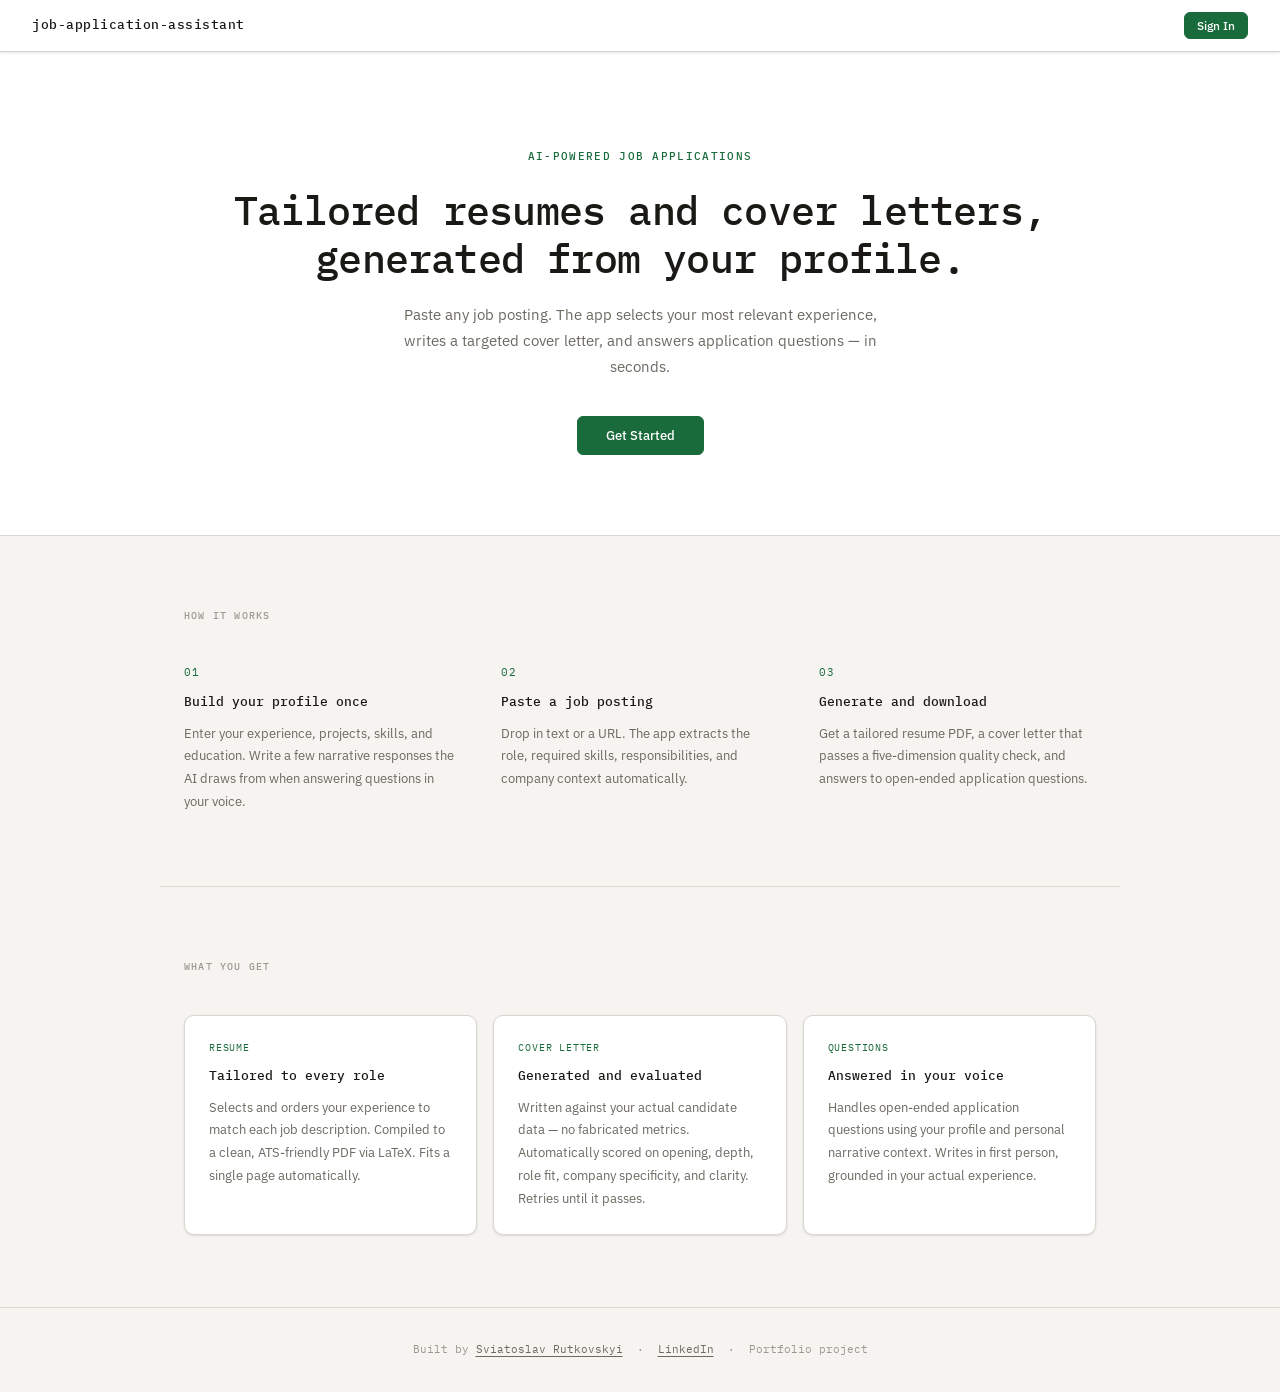
<file: frontend/landing.html>
<!doctype html>
<html lang="en">
  <head>
    <meta charset="UTF-8" />
    <meta name="viewport" content="width=device-width, initial-scale=1.0" />
    <title>Job Application Assistant</title>
    <link rel="preconnect" href="https://fonts.googleapis.com" />
    <link
      rel="apple-touch-icon"
      sizes="180x180"
      href="/frontend/img/apple-touch-icon.png"
    />
    <link
      rel="icon"
      type="image/png"
      sizes="32x32"
      href="/frontend/img/favicon-32x32.png"
    />
    <link
      rel="icon"
      type="image/png"
      sizes="16x16"
      href="/frontend/img/favicon-16x16.png"
    />
    <link rel="manifest" href="/frontend/img/site.webmanifest" />
    <link
      href="https://fonts.googleapis.com/css2?family=IBM+Plex+Mono:wght@400;500&family=IBM+Plex+Sans:wght@400;500;600&display=swap"
      rel="stylesheet"
    />
    <link rel="stylesheet" href="/frontend/style.css" />
    <script src="/frontend/auth.js"></script>
    <style>
      .landing-header {
        background: var(--surface);
        border-bottom: 1px solid var(--border);
        padding: 0 32px;
        height: 52px;
        display: flex;
        align-items: center;
        justify-content: space-between;
        position: sticky;
        top: 0;
        z-index: 100;
        box-shadow: var(--shadow);
      }

      .landing-hero {
        padding: 96px 24px 80px;
        text-align: center;
        border-bottom: 1px solid var(--border);
        background: var(--surface);
      }

      .hero-label {
        font-family: var(--mono);
        font-size: 11px;
        font-weight: 500;
        letter-spacing: 0.12em;
        text-transform: uppercase;
        color: var(--accent);
        margin-bottom: 20px;
      }

      .hero-title {
        font-family: var(--mono);
        font-size: clamp(24px, 4vw, 40px);
        font-weight: 500;
        color: var(--text);
        letter-spacing: -0.02em;
        line-height: 1.2;
        margin-bottom: 20px;
      }

      .hero-sub {
        font-family: var(--sans);
        font-size: 15px;
        color: var(--text-2);
        max-width: 480px;
        margin: 0 auto 36px;
        line-height: 1.75;
      }

      .hero-cta {
        display: flex;
        gap: 12px;
        justify-content: center;
        flex-wrap: wrap;
      }

      .hero-cta .btn {
        padding: 10px 28px;
        font-size: 13px;
      }

      .landing-section {
        max-width: 960px;
        margin: 0 auto;
        padding: 72px 24px;
        border-bottom: 1px solid var(--border);
      }

      .landing-section:last-of-type {
        border-bottom: none;
      }

      .landing-section-label {
        font-family: var(--mono);
        font-size: 10px;
        font-weight: 500;
        letter-spacing: 0.12em;
        text-transform: uppercase;
        color: var(--text-3);
        margin-bottom: 40px;
      }

      .landing-steps {
        display: grid;
        grid-template-columns: repeat(3, 1fr);
        gap: 40px;
      }

      .landing-step {
        display: flex;
        flex-direction: column;
        gap: 10px;
      }

      .step-num {
        font-family: var(--mono);
        font-size: 11px;
        letter-spacing: 0.08em;
        color: var(--accent);
      }

      .step-title {
        font-family: var(--mono);
        font-size: 13px;
        font-weight: 500;
        color: var(--text);
      }

      .step-desc {
        font-family: var(--sans);
        font-size: 13px;
        color: var(--text-2);
        line-height: 1.75;
      }

      .landing-features {
        display: grid;
        grid-template-columns: repeat(3, 1fr);
        gap: 16px;
      }

      .landing-feature {
        background: var(--surface);
        border: 1px solid var(--border);
        border-radius: var(--radius-lg);
        padding: 24px;
        box-shadow: var(--shadow);
      }

      .feature-tag {
        font-family: var(--mono);
        font-size: 10px;
        letter-spacing: 0.08em;
        text-transform: uppercase;
        color: var(--accent);
        margin-bottom: 10px;
      }

      .feature-title {
        font-family: var(--mono);
        font-size: 13px;
        font-weight: 500;
        color: var(--text);
        margin-bottom: 10px;
      }

      .feature-desc {
        font-family: var(--sans);
        font-size: 13px;
        color: var(--text-2);
        line-height: 1.75;
      }

      .landing-footer {
        padding: 32px 24px;
        text-align: center;
        font-family: var(--mono);
        font-size: 11px;
        color: var(--text-3);
        line-height: 1.8;
        border-top: 1px solid var(--border);
      }

      .landing-footer a {
        color: var(--text-2);
        text-decoration: underline;
        text-underline-offset: 3px;
      }

      .landing-footer a:hover {
        color: var(--text);
      }

      @media (max-width: 680px) {
        .landing-steps,
        .landing-features {
          grid-template-columns: 1fr;
          gap: 24px;
        }
        .landing-hero {
          padding: 64px 24px 56px;
        }
      }
    </style>
  </head>
  <body>
    <header class="landing-header">
      <span class="header-title">job-application-assistant</span>
      <button class="btn btn-primary btn-sm" onclick="signIn()">Sign In</button>
    </header>

    <!-- Hero -->
    <section class="landing-hero">
      <div class="hero-label">AI-powered job applications</div>
      <h1 class="hero-title">
        Tailored resumes and cover letters,<br />
        generated from your profile.
      </h1>
      <p class="hero-sub">
        Paste any job posting. The app selects your most relevant experience,
        writes a targeted cover letter, and answers application questions — in
        seconds.
      </p>
      <div class="hero-cta">
        <button class="btn btn-primary" onclick="signIn()">Get Started</button>
      </div>
    </section>

    <!-- How it works -->
    <section class="landing-section">
      <div class="landing-section-label">How it works</div>
      <div class="landing-steps">
        <div class="landing-step">
          <span class="step-num">01</span>
          <span class="step-title">Build your profile once</span>
          <span class="step-desc">
            Enter your experience, projects, skills, and education. Write a few
            narrative responses the AI draws from when answering questions in
            your voice.
          </span>
        </div>
        <div class="landing-step">
          <span class="step-num">02</span>
          <span class="step-title">Paste a job posting</span>
          <span class="step-desc">
            Drop in text or a URL. The app extracts the role, required skills,
            responsibilities, and company context automatically.
          </span>
        </div>
        <div class="landing-step">
          <span class="step-num">03</span>
          <span class="step-title">Generate and download</span>
          <span class="step-desc">
            Get a tailored resume PDF, a cover letter that passes a
            five-dimension quality check, and answers to open-ended application
            questions.
          </span>
        </div>
      </div>
    </section>

    <!-- Features -->
    <section class="landing-section">
      <div class="landing-section-label">What you get</div>
      <div class="landing-features">
        <div class="landing-feature">
          <div class="feature-tag">Resume</div>
          <div class="feature-title">Tailored to every role</div>
          <div class="feature-desc">
            Selects and orders your experience to match each job description.
            Compiled to a clean, ATS-friendly PDF via LaTeX. Fits a single page
            automatically.
          </div>
        </div>
        <div class="landing-feature">
          <div class="feature-tag">Cover Letter</div>
          <div class="feature-title">Generated and evaluated</div>
          <div class="feature-desc">
            Written against your actual candidate data — no fabricated metrics.
            Automatically scored on opening, depth, role fit, company
            specificity, and clarity. Retries until it passes.
          </div>
        </div>
        <div class="landing-feature">
          <div class="feature-tag">Questions</div>
          <div class="feature-title">Answered in your voice</div>
          <div class="feature-desc">
            Handles open-ended application questions using your profile and
            personal narrative context. Writes in first person, grounded in your
            actual experience.
          </div>
        </div>
      </div>
    </section>

    <footer class="landing-footer">
      Built by
      <a
        href="https://github.com/SviatoslavRutkovskyi"
        target="_blank"
        rel="noopener"
        >Sviatoslav Rutkovskyi</a
      >
      &nbsp;·&nbsp;
      <a
        href="https://www.linkedin.com/in/sviatoslav-rutkovskyi/"
        target="_blank"
        rel="noopener"
        >LinkedIn</a
      >
      &nbsp;·&nbsp; Portfolio project
    </footer>
  </body>
</html>
</file>
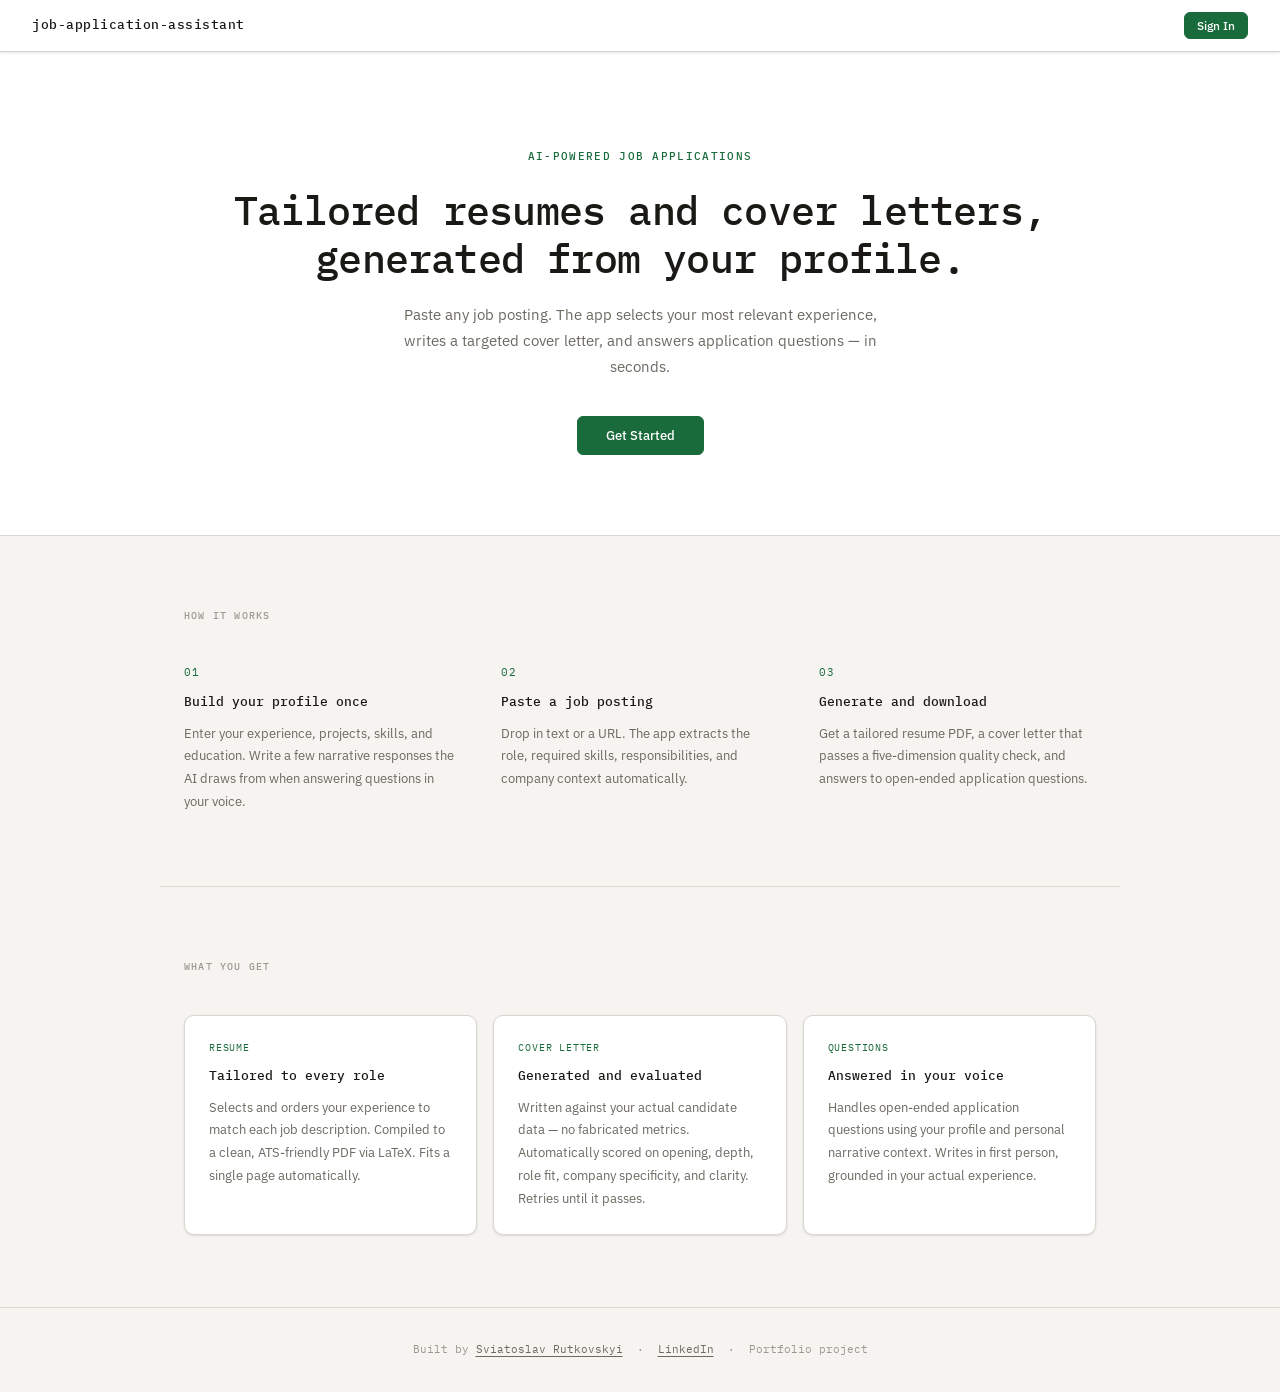
<file: src/frontend/landing.html>
<!doctype html>
<html lang="en">
  <head>
    <meta charset="UTF-8" />
    <meta name="viewport" content="width=device-width, initial-scale=1.0" />
    <title>Job Application Assistant</title>
    <link rel="preconnect" href="https://fonts.googleapis.com" />
    <link
      href="https://fonts.googleapis.com/css2?family=IBM+Plex+Mono:wght@400;500&family=IBM+Plex+Sans:wght@400;500;600&display=swap"
      rel="stylesheet"
    />
    <link rel="stylesheet" href="/frontend/style.css" />
    <script src="/frontend/auth.js"></script>
    <style>
      .landing-header {
        background: var(--surface);
        border-bottom: 1px solid var(--border);
        padding: 0 32px;
        height: 52px;
        display: flex;
        align-items: center;
        justify-content: space-between;
        position: sticky;
        top: 0;
        z-index: 100;
        box-shadow: var(--shadow);
      }

      .landing-hero {
        padding: 96px 24px 80px;
        text-align: center;
        border-bottom: 1px solid var(--border);
        background: var(--surface);
      }

      .hero-label {
        font-family: var(--mono);
        font-size: 11px;
        font-weight: 500;
        letter-spacing: 0.12em;
        text-transform: uppercase;
        color: var(--accent);
        margin-bottom: 20px;
      }

      .hero-title {
        font-family: var(--mono);
        font-size: clamp(24px, 4vw, 40px);
        font-weight: 500;
        color: var(--text);
        letter-spacing: -0.02em;
        line-height: 1.2;
        margin-bottom: 20px;
      }

      .hero-sub {
        font-family: var(--sans);
        font-size: 15px;
        color: var(--text-2);
        max-width: 480px;
        margin: 0 auto 36px;
        line-height: 1.75;
      }

      .hero-cta {
        display: flex;
        gap: 12px;
        justify-content: center;
        flex-wrap: wrap;
      }

      .hero-cta .btn {
        padding: 10px 28px;
        font-size: 13px;
      }

      .landing-section {
        max-width: 960px;
        margin: 0 auto;
        padding: 72px 24px;
        border-bottom: 1px solid var(--border);
      }

      .landing-section:last-of-type {
        border-bottom: none;
      }

      .landing-section-label {
        font-family: var(--mono);
        font-size: 10px;
        font-weight: 500;
        letter-spacing: 0.12em;
        text-transform: uppercase;
        color: var(--text-3);
        margin-bottom: 40px;
      }

      .landing-steps {
        display: grid;
        grid-template-columns: repeat(3, 1fr);
        gap: 40px;
      }

      .landing-step {
        display: flex;
        flex-direction: column;
        gap: 10px;
      }

      .step-num {
        font-family: var(--mono);
        font-size: 11px;
        letter-spacing: 0.08em;
        color: var(--accent);
      }

      .step-title {
        font-family: var(--mono);
        font-size: 13px;
        font-weight: 500;
        color: var(--text);
      }

      .step-desc {
        font-family: var(--sans);
        font-size: 13px;
        color: var(--text-2);
        line-height: 1.75;
      }

      .landing-features {
        display: grid;
        grid-template-columns: repeat(3, 1fr);
        gap: 16px;
      }

      .landing-feature {
        background: var(--surface);
        border: 1px solid var(--border);
        border-radius: var(--radius-lg);
        padding: 24px;
        box-shadow: var(--shadow);
      }

      .feature-tag {
        font-family: var(--mono);
        font-size: 10px;
        letter-spacing: 0.08em;
        text-transform: uppercase;
        color: var(--accent);
        margin-bottom: 10px;
      }

      .feature-title {
        font-family: var(--mono);
        font-size: 13px;
        font-weight: 500;
        color: var(--text);
        margin-bottom: 10px;
      }

      .feature-desc {
        font-family: var(--sans);
        font-size: 13px;
        color: var(--text-2);
        line-height: 1.75;
      }

      .landing-footer {
        padding: 32px 24px;
        text-align: center;
        font-family: var(--mono);
        font-size: 11px;
        color: var(--text-3);
        line-height: 1.8;
        border-top: 1px solid var(--border);
      }

      .landing-footer a {
        color: var(--text-2);
        text-decoration: underline;
        text-underline-offset: 3px;
      }

      .landing-footer a:hover {
        color: var(--text);
      }

      @media (max-width: 680px) {
        .landing-steps,
        .landing-features {
          grid-template-columns: 1fr;
          gap: 24px;
        }
        .landing-hero {
          padding: 64px 24px 56px;
        }
      }
    </style>
  </head>
  <body>
    <header class="landing-header">
      <span class="header-title">job-application-assistant</span>
      <button class="btn btn-primary btn-sm" onclick="signIn()">Sign In</button>
    </header>

    <!-- Hero -->
    <section class="landing-hero">
      <div class="hero-label">AI-powered job applications</div>
      <h1 class="hero-title">
        Tailored resumes and cover letters,<br />
        generated from your profile.
      </h1>
      <p class="hero-sub">
        Paste any job posting. The app selects your most relevant experience,
        writes a targeted cover letter, and answers application questions — in
        seconds.
      </p>
      <div class="hero-cta">
        <button class="btn btn-primary" onclick="signIn()">Get Started</button>
      </div>
    </section>

    <!-- How it works -->
    <section class="landing-section">
      <div class="landing-section-label">How it works</div>
      <div class="landing-steps">
        <div class="landing-step">
          <span class="step-num">01</span>
          <span class="step-title">Build your profile once</span>
          <span class="step-desc">
            Enter your experience, projects, skills, and education. Write a few
            narrative responses the AI draws from when answering questions in
            your voice.
          </span>
        </div>
        <div class="landing-step">
          <span class="step-num">02</span>
          <span class="step-title">Paste a job posting</span>
          <span class="step-desc">
            Drop in text or a URL. The app extracts the role, required skills,
            responsibilities, and company context automatically.
          </span>
        </div>
        <div class="landing-step">
          <span class="step-num">03</span>
          <span class="step-title">Generate and download</span>
          <span class="step-desc">
            Get a tailored resume PDF, a cover letter that passes a
            five-dimension quality check, and answers to open-ended application
            questions.
          </span>
        </div>
      </div>
    </section>

    <!-- Features -->
    <section class="landing-section">
      <div class="landing-section-label">What you get</div>
      <div class="landing-features">
        <div class="landing-feature">
          <div class="feature-tag">Resume</div>
          <div class="feature-title">Tailored to every role</div>
          <div class="feature-desc">
            Selects and orders your experience to match each job description.
            Compiled to a clean, ATS-friendly PDF via LaTeX. Fits a single page
            automatically.
          </div>
        </div>
        <div class="landing-feature">
          <div class="feature-tag">Cover Letter</div>
          <div class="feature-title">Generated and evaluated</div>
          <div class="feature-desc">
            Written against your actual candidate data — no fabricated metrics.
            Automatically scored on opening, depth, role fit, company
            specificity, and clarity. Retries until it passes.
          </div>
        </div>
        <div class="landing-feature">
          <div class="feature-tag">Questions</div>
          <div class="feature-title">Answered in your voice</div>
          <div class="feature-desc">
            Handles open-ended application questions using your profile and
            personal narrative context. Writes in first person, grounded in your
            actual experience.
          </div>
        </div>
      </div>
    </section>

    <footer class="landing-footer">
      Built by
      <a
        href="https://github.com/SviatoslavRutkovskyi"
        target="_blank"
        rel="noopener"
        >Sviatoslav Rutkovskyi</a
      >
      &nbsp;·&nbsp;
      <a
        href="https://www.linkedin.com/in/sviatoslav-rutkovskyi/"
        target="_blank"
        rel="noopener"
        >LinkedIn</a
      >
      &nbsp;·&nbsp; Portfolio project
    </footer>
  </body>
</html>
</file>
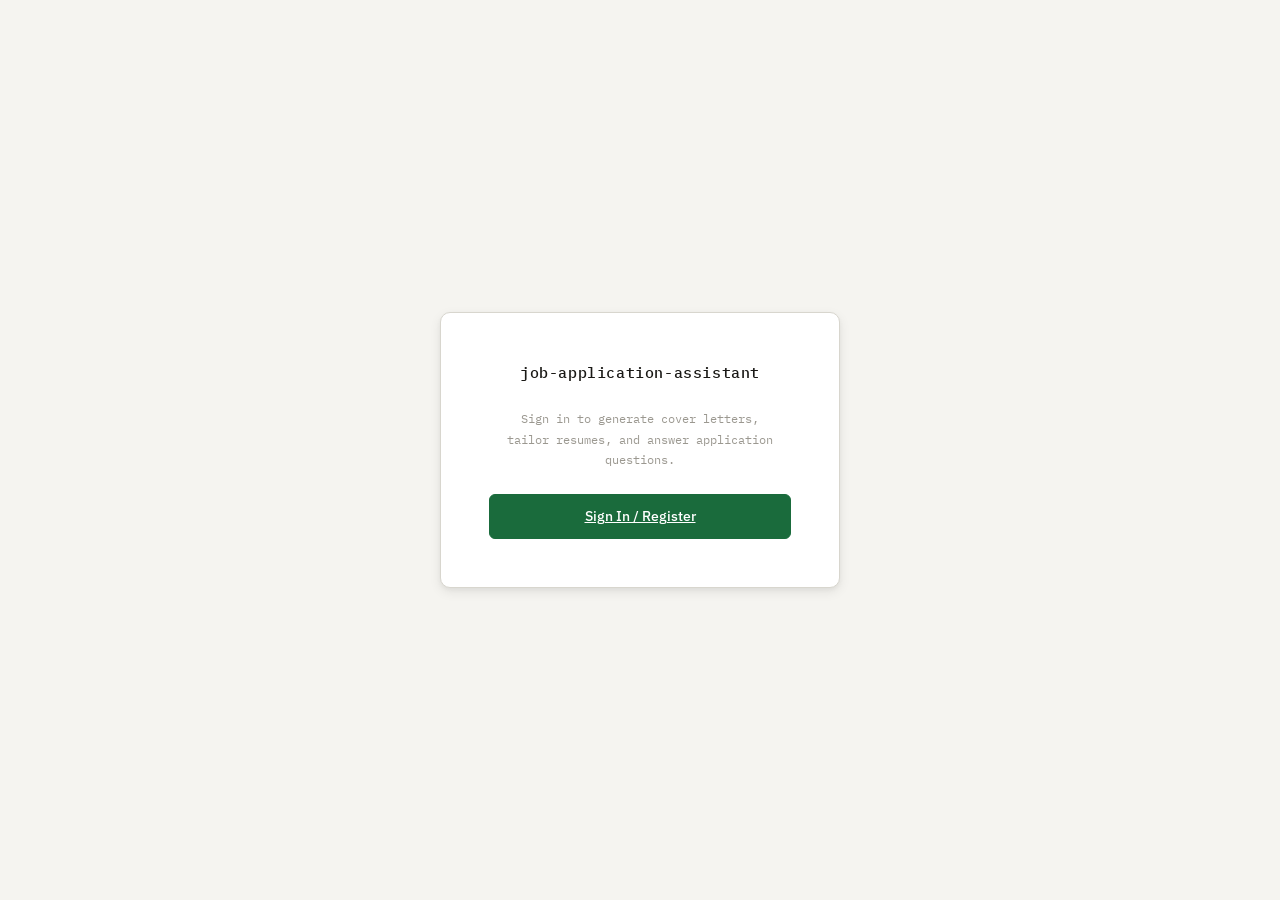
<file: src/frontend/login.html>
<!doctype html>
<html lang="en">
  <head>
    <meta charset="UTF-8" />
    <meta name="viewport" content="width=device-width, initial-scale=1.0" />
    <title>Job Application Assistant</title>
    <link rel="preconnect" href="https://fonts.googleapis.com" />
    <link
      href="https://fonts.googleapis.com/css2?family=IBM+Plex+Mono:wght@400;500&family=IBM+Plex+Sans:wght@400;500;600&display=swap"
      rel="stylesheet"
    />
    <link rel="stylesheet" href="/frontend/style.css" />
    <style>
      .login-container {
        min-height: 100vh;
        display: flex;
        flex-direction: column;
        align-items: center;
        justify-content: center;
        gap: 32px;
        padding: 24px;
      }
      .login-card {
        background: var(--surface);
        border: 1px solid var(--border);
        border-radius: var(--radius-lg);
        box-shadow: var(--shadow-md);
        padding: 48px;
        display: flex;
        flex-direction: column;
        align-items: center;
        gap: 24px;
        max-width: 400px;
        width: 100%;
        text-align: center;
      }
      .login-title {
        font-family: var(--mono);
        font-size: 15px;
        font-weight: 500;
        letter-spacing: 0.04em;
        color: var(--text);
      }
      .login-subtitle {
        font-family: var(--mono);
        font-size: 12px;
        color: var(--text-3);
        line-height: 1.7;
      }
      .btn-login {
        width: 100%;
        justify-content: center;
        padding: 10px 24px;
        font-size: 14px;
      }
    </style>
  </head>
  <body>
    <div class="login-container">
      <div class="login-card">
        <span class="login-title">job-application-assistant</span>
        <span class="login-subtitle">
          Sign in to generate cover letters,<br />
          tailor resumes, and answer application questions.
        </span>
        <a
          class="btn btn-primary btn-login"
          href="/.auth/login/oidc?post_login_redirect_uri=/"
        >
          Sign In / Register
        </a>
      </div>
    </div>
  </body>
</html>
</file>
<file: frontend/style.css>
:root {
  --bg: #f5f4f0;
  --surface: #ffffff;
  --surface-2: #f0efe9;
  --border: #d8d6ce;
  --border-strong: #b8b6ae;
  --text: #1a1916;
  --text-2: #6b6960;
  --text-3: #9b9890;
  --accent: #1a6b3c;
  --accent-hover: #145530;
  --accent-light: #e8f5ed;
  --danger: #c0392b;
  --danger-light: #fdf0ee;
  --warn: #b7791f;
  --warn-light: #fef9ee;
  --radius: 6px;
  --radius-lg: 10px;
  --mono: "IBM Plex Mono", monospace;
  --sans: "IBM Plex Sans", sans-serif;
  --shadow: 0 1px 3px rgba(0, 0, 0, 0.08), 0 1px 2px rgba(0, 0, 0, 0.04);
  --shadow-md: 0 4px 12px rgba(0, 0, 0, 0.08), 0 2px 4px rgba(0, 0, 0, 0.04);
}

@media (prefers-color-scheme: dark) {
  :root {
    --bg: #141412;
    --surface: #1e1d1a;
    --surface-2: #272521;
    --border: #2e2c28;
    --border-strong: #3e3c38;
    --text: #e8e6df;
    --text-2: #908e87;
    --text-3: #605e58;
    --accent: #4ade80;
    --accent-hover: #22c55e;
    --accent-light: #0d2a1a;
    --danger: #f87171;
    --danger-light: #2a0f0f;
    --warn: #fbbf24;
    --warn-light: #2a1f0a;
    --shadow: 0 1px 3px rgba(0, 0, 0, 0.3);
    --shadow-md: 0 4px 12px rgba(0, 0, 0, 0.3);
  }
}

* {
  box-sizing: border-box;
  margin: 0;
  padding: 0;
}

body {
  font-family: var(--sans);
  background: var(--bg);
  color: var(--text);
  font-size: 14px;
  line-height: 1.6;
  min-height: 100vh;
}

/* ── Header ── */
header {
  background: var(--surface);
  border-bottom: 1px solid var(--border);
  padding: 0 24px;
  height: 52px;
  display: flex;
  align-items: center;
  justify-content: space-between;
  position: sticky;
  top: 0;
  z-index: 100;
  box-shadow: var(--shadow);
}

.header-title {
  font-family: var(--mono);
  font-size: 13px;
  font-weight: 500;
  letter-spacing: 0.04em;
  color: var(--text);
}

.job-status {
  display: flex;
  align-items: center;
  gap: 8px;
  font-size: 12px;
  font-family: var(--mono);
  color: var(--text-2);
}

.status-dot {
  width: 7px;
  height: 7px;
  border-radius: 50%;
  background: var(--border-strong);
  transition: background 0.3s;
  flex-shrink: 0;
}
.status-dot.parsing {
  background: var(--warn);
  animation: pulse 1s infinite;
}
.status-dot.ready {
  background: var(--accent);
}
.status-dot.error {
  background: var(--danger);
}

@keyframes pulse {
  0%,
  100% {
    opacity: 1;
  }
  50% {
    opacity: 0.4;
  }
}

/* ── Locked section (personal / profile view mode) ── */
.section-locked input:disabled,
.section-locked textarea:disabled {
  background: transparent;
  border-color: transparent;
  box-shadow: none;
  padding-left: 0;
  color: var(--text);
  -webkit-text-fill-color: var(--text);
  opacity: 1;
  resize: none;
  cursor: default;
}
.section-locked .form-hint {
  display: none;
}

/* ── Profile inline status (action bar) ── */
.profile-status {
  display: flex;
  align-items: center;
  gap: 8px;
  font-family: var(--sans);
  font-size: 12px;
  margin-left: auto;
  white-space: nowrap;
}
.profile-status--error {
  color: var(--danger);
}
.profile-status--warn {
  color: var(--warn);
}
.profile-status-link {
  font-weight: 600;
  text-decoration: underline;
  color: inherit;
}

/* ── Action bar ── */
.action-bar {
  background: var(--surface);
  border-bottom: 1px solid var(--border);
  padding: 10px 24px;
  display: flex;
  gap: 8px;
  align-items: center;
}

.btn {
  font-family: var(--sans);
  font-size: 13px;
  font-weight: 500;
  padding: 7px 16px;
  border-radius: var(--radius);
  border: 1px solid var(--border-strong);
  background: var(--surface-2);
  color: var(--text);
  cursor: pointer;
  transition: all 0.15s;
  display: inline-flex;
  align-items: center;
  gap: 6px;
  white-space: nowrap;
}
.btn:hover:not(:disabled) {
  background: var(--border);
}
.btn:active:not(:disabled) {
  transform: scale(0.98);
}
.btn:disabled {
  opacity: 0.45;
  cursor: not-allowed;
}

.btn-primary {
  background: var(--accent);
  border-color: var(--accent);
  color: #fff;
}
@media (prefers-color-scheme: dark) {
  .btn-primary {
    color: #0d2a1a;
  }
}
.btn-primary:hover:not(:disabled) {
  background: var(--accent-hover);
  border-color: var(--accent-hover);
}

.btn-sm {
  font-size: 12px;
  padding: 5px 12px;
}

.spinner {
  width: 12px;
  height: 12px;
  border: 2px solid transparent;
  border-top-color: currentColor;
  border-radius: 50%;
  animation: spin 0.7s linear infinite;
  display: none;
}
.loading .spinner {
  display: inline-block;
}
.loading .btn-label {
  opacity: 0.7;
}

@keyframes spin {
  to {
    transform: rotate(360deg);
  }
}

/* ── Tabs ── */
.tab-bar {
  background: var(--surface);
  border-bottom: 1px solid var(--border);
  padding: 0 24px;
  display: flex;
  gap: 0;
}

.tab {
  font-family: var(--mono);
  font-size: 12px;
  font-weight: 500;
  padding: 12px 16px;
  border: none;
  background: none;
  color: var(--text-3);
  cursor: pointer;
  border-bottom: 2px solid transparent;
  margin-bottom: -1px;
  transition:
    color 0.15s,
    border-color 0.15s;
  letter-spacing: 0.03em;
}
.tab:hover {
  color: var(--text-2);
}
.tab.active {
  color: var(--text);
  border-bottom-color: var(--accent);
}

/* ── Main layout ── */
main {
  max-width: 1200px;
  margin: 0 auto;
  padding: 24px;
}

.tab-panel {
  display: none;
}
.tab-panel.active {
  display: block;
}

/* ── Cards ── */
.card {
  background: var(--surface);
  border: 1px solid var(--border);
  border-radius: var(--radius-lg);
  box-shadow: var(--shadow);
}

.card-header {
  padding: 14px 18px;
  border-bottom: 1px solid var(--border);
  font-family: var(--mono);
  font-size: 11px;
  font-weight: 500;
  letter-spacing: 0.06em;
  text-transform: uppercase;
  color: var(--text-2);
  display: flex;
  align-items: center;
  justify-content: space-between;
}

.card-body {
  padding: 18px;
}

/* ── Textarea ── */
textarea,
input[type="text"] {
  width: 100%;
  font-family: var(--mono);
  font-size: 13px;
  line-height: 1.6;
  background: var(--surface-2);
  color: var(--text);
  border: 1px solid var(--border);
  border-radius: var(--radius);
  padding: 12px;
  resize: vertical;
  transition: border-color 0.15s;
  outline: none;
}
textarea:focus,
input[type="text"]:focus {
  border-color: var(--border-strong);
  box-shadow: 0 0 0 3px var(--accent-light);
}
textarea::placeholder {
  color: var(--text-3);
}

/* ── Toast notifications ── */
#toast-container {
  position: fixed;
  bottom: 24px;
  right: 24px;
  z-index: 999;
  display: flex;
  flex-direction: column;
  gap: 8px;
  pointer-events: none;
}

.toast {
  font-family: var(--mono);
  font-size: 12px;
  padding: 10px 16px;
  border-radius: var(--radius);
  border: 1px solid;
  box-shadow: var(--shadow-md);
  pointer-events: all;
  animation: slide-in 0.2s ease;
  max-width: 360px;
}
.toast.success {
  background: var(--accent-light);
  border-color: var(--accent);
  color: var(--accent);
}
.toast.error {
  background: var(--danger-light);
  border-color: var(--danger);
  color: var(--danger);
}
.toast.info {
  background: var(--surface);
  border-color: var(--border-strong);
  color: var(--text-2);
}

@keyframes slide-in {
  from {
    opacity: 0;
    transform: translateX(16px);
  }
  to {
    opacity: 1;
    transform: translateX(0);
  }
}

/* ── Cover letter panel ── */
.cover-letter-grid {
  display: grid;
  grid-template-columns: 1fr 280px;
  gap: 16px;
}

.cover-letter-actions {
  display: flex;
  flex-direction: column;
  gap: 10px;
}

.empty-state {
  padding: 48px 24px;
  text-align: center;
  color: var(--text-3);
  font-size: 13px;
  font-family: var(--mono);
}

/* ── Resume panel ── */
.resume-grid {
  display: grid;
  grid-template-columns: 1fr 300px;
  gap: 16px;
}

.pdf-preview {
  width: 100%;
  height: 560px;
  border: 1px solid var(--border);
  border-radius: var(--radius);
  background: var(--surface-2);
}

.pdf-placeholder {
  width: 100%;
  height: 560px;
  display: flex;
  align-items: center;
  justify-content: center;
  background: var(--surface-2);
  border: 1px solid var(--border);
  border-radius: var(--radius);
  color: var(--text-3);
  font-family: var(--mono);
  font-size: 12px;
}

/* ── Questions panel ── */
.qa-pair {
  display: grid;
  grid-template-columns: 1fr 1fr;
  gap: 16px;
  padding: 16px 0;
  border-bottom: 1px solid var(--border);
}
.qa-pair:last-child {
  border-bottom: none;
}

.qa-label {
  font-family: var(--mono);
  font-size: 11px;
  font-weight: 500;
  letter-spacing: 0.06em;
  text-transform: uppercase;
  color: var(--text-3);
  margin-bottom: 6px;
}

.answer-box {
  background: var(--surface-2);
  border: 1px solid var(--border);
  border-radius: var(--radius);
  padding: 12px;
  font-size: 13px;
  line-height: 1.6;
  min-height: 100px;
  color: var(--text);
  font-family: var(--sans);
}

.answer-box.empty {
  color: var(--text-3);
  font-family: var(--mono);
  font-size: 12px;
}

.qa-row-actions {
  display: flex;
  justify-content: flex-end;
  gap: 6px;
  margin-top: 8px;
}

/* ── Checkbox ── */
.checkbox-label {
  display: flex;
  align-items: center;
  gap: 8px;
  font-size: 13px;
  color: var(--text-2);
  cursor: pointer;
  user-select: none;
}
.checkbox-label input {
  width: 14px;
  height: 14px;
  accent-color: var(--accent);
  cursor: pointer;
}

/* ── Misc ── */
.section-label {
  font-family: var(--mono);
  font-size: 11px;
  font-weight: 500;
  letter-spacing: 0.06em;
  text-transform: uppercase;
  color: var(--text-3);
  margin-bottom: 6px;
  display: block;
}

.meta-text {
  font-family: var(--mono);
  font-size: 11px;
  color: var(--text-3);
}

.flex {
  display: flex;
}
.gap-2 {
  gap: 8px;
}
.gap-3 {
  gap: 12px;
}
.mt-2 {
  margin-top: 8px;
}
.mt-3 {
  margin-top: 12px;
}
.mt-4 {
  margin-top: 16px;
}
.mb-3 {
  margin-bottom: 12px;
}
.w-full {
  width: 100%;
}

@media (max-width: 768px) {
  .cover-letter-grid,
  .resume-grid,
  .qa-pair {
    grid-template-columns: 1fr;
  }
  main {
    padding: 16px;
  }
  .action-bar {
    flex-wrap: wrap;
  }
}

/* ── Profile form ── */
.profile-main {
  max-width: 780px;
  margin: 0 auto;
  padding: 28px 24px 100px;
}

.form-group {
  display: flex;
  flex-direction: column;
  gap: 6px;
  margin-bottom: 16px;
}

.form-group:last-child {
  margin-bottom: 0;
}

.form-label {
  font-family: var(--mono);
  font-size: 11px;
  font-weight: 500;
  letter-spacing: 0.06em;
  text-transform: uppercase;
  color: var(--text-2);
}

.form-hint {
  font-family: var(--mono);
  font-size: 11px;
  color: var(--text-3);
  margin-top: 2px;
}

.form-row {
  display: grid;
  grid-template-columns: 1fr 1fr;
  gap: 16px;
}

.entry-card {
  background: var(--surface-2);
  border: 1px solid var(--border);
  border-radius: var(--radius-lg);
  padding: 16px;
  margin-bottom: 12px;
}

.entry-card-header {
  display: flex;
  justify-content: space-between;
  align-items: center;
  margin-bottom: 16px;
}

.entry-card-title {
  font-family: var(--mono);
  font-size: 11px;
  font-weight: 500;
  letter-spacing: 0.04em;
  color: var(--text-2);
}

.bullet-list {
  display: flex;
  flex-direction: column;
  gap: 8px;
}

.skill-rows {
  display: flex;
  flex-direction: column;
  gap: 8px;
}

.skill-row {
  display: flex;
  gap: 8px;
  align-items: center;
}

.skill-row input {
  width: 200px !important;
  flex-shrink: 0;
}

.repo-rows {
  display: flex;
  flex-direction: column;
  gap: 8px;
}

.repo-row {
  display: grid;
  grid-template-columns: 1fr 1fr auto;
  gap: 8px;
  align-items: center;
}

.btn-icon {
  font-size: 18px;
  padding: 3px 9px;
  line-height: 1;
  flex-shrink: 0;
  color: var(--text-3);
  border-color: var(--border);
  background: transparent;
}

.btn-icon:hover:not(:disabled) {
  color: var(--danger);
  border-color: var(--danger);
  background: var(--danger-light);
}

.empty-entries {
  text-align: center;
  padding: 28px;
  font-family: var(--mono);
  font-size: 12px;
  color: var(--text-3);
  border: 1px dashed var(--border);
  border-radius: var(--radius-lg);
  margin-bottom: 12px;
}

.section-desc {
  font-family: var(--mono);
  font-size: 12px;
  color: var(--text-3);
  margin-bottom: 20px;
  line-height: 1.75;
}

.profile-footer {
  background: var(--surface);
  border-top: 1px solid var(--border);
  padding: 14px 24px;
  display: flex;
  justify-content: space-between;
  align-items: center;
  position: fixed;
  bottom: 0;
  left: 0;
  right: 0;
  z-index: 50;
  box-shadow: 0 -1px 0 var(--border);
}

.profile-footer-right {
  display: flex;
  gap: 10px;
  align-items: center;
}

.tab-badge {
  display: inline-flex;
  align-items: center;
  justify-content: center;
  background: var(--accent);
  color: #0d2a1a;
  border-radius: 10px;
  font-size: 9px;
  font-weight: 600;
  padding: 1px 6px;
  margin-left: 6px;
  font-family: var(--mono);
  vertical-align: middle;
  line-height: 1.5;
  letter-spacing: 0;
}

.saving-indicator {
  font-family: var(--mono);
  font-size: 11px;
  color: var(--text-3);
}

@media (max-width: 640px) {
  .form-row {
    grid-template-columns: 1fr;
  }
  .repo-row {
    grid-template-columns: 1fr auto;
  }
  .repo-row input:first-child {
    grid-column: 1;
  }
}

/* ── Month input — match text/textarea styling ── */
input[type="month"] {
  width: 100%;
  font-family: var(--mono);
  font-size: 13px;
  line-height: 1.6;
  background: var(--surface-2);
  color: var(--text);
  border: 1px solid var(--border);
  border-radius: var(--radius);
  padding: 10px 12px;
  transition: border-color 0.15s;
  outline: none;
  cursor: pointer;
}
input[type="month"]:focus {
  border-color: var(--border-strong);
  box-shadow: 0 0 0 3px var(--accent-light);
}
input[type="month"]:disabled {
  opacity: 0.4;
  cursor: not-allowed;
}

/* ── Profile nav bar (Prev / Save / Next) ── */
.profile-nav-bar {
  display: flex;
  justify-content: flex-end;
  align-items: center;
  gap: 8px;
  margin-bottom: 20px;
}

/* ── Entry card view mode ── */
.entry-view {
  display: flex;
  justify-content: space-between;
  align-items: flex-start;
  gap: 12px;
}
.entry-view-info {
  flex: 1;
  min-width: 0;
}
.entry-view-title {
  font-family: var(--mono);
  font-size: 13px;
  font-weight: 500;
  color: var(--text);
  white-space: nowrap;
  overflow: hidden;
  text-overflow: ellipsis;
}
.entry-view-sub {
  font-family: var(--mono);
  font-size: 11px;
  color: var(--text-2);
  margin-top: 3px;
}
.entry-view-actions {
  display: flex;
  gap: 6px;
  flex-shrink: 0;
  align-items: flex-start;
}
.entry-edit-footer {
  display: flex;
  justify-content: flex-end;
  gap: 8px;
  margin-top: 16px;
  padding-top: 14px;
  border-top: 1px solid var(--border);
}

/* ── Skill chip input ── */
.chip-container {
  display: flex;
  flex-wrap: wrap;
  gap: 6px;
  align-items: center;
  background: var(--surface-2);
  border: 1px solid var(--border);
  border-radius: var(--radius);
  padding: 7px 10px;
  min-height: 42px;
  cursor: text;
  transition: border-color 0.15s;
}
.chip-container:focus-within {
  border-color: var(--border-strong);
  box-shadow: 0 0 0 3px var(--accent-light);
}
.skill-chip {
  display: inline-flex;
  align-items: center;
  gap: 5px;
  background: var(--surface);
  border: 1px solid var(--border-strong);
  border-radius: var(--radius);
  padding: 2px 8px 2px 10px;
  font-family: var(--mono);
  font-size: 12px;
  color: var(--text);
  white-space: nowrap;
}
.skill-chip button,
.chip-remove {
  background: none;
  border: none;
  cursor: pointer;
  color: var(--text-3);
  padding: 0 0 0 2px;
  font-size: 14px;
  line-height: 1;
  display: flex;
  align-items: center;
  outline: none;
}
.skill-chip button:hover,
.chip-remove:hover {
  color: var(--danger);
}
.chip-input {
  border: none !important;
  background: transparent !important;
  padding: 2px 4px !important;
  width: auto !important;
  min-width: 120px;
  flex: 1;
  box-shadow: none !important;
  font-size: 12px !important;
}
.chip-display {
  display: flex;
  flex-wrap: wrap;
  gap: 5px;
  margin-top: 6px;
}

/* ── Skill category view row ── */
.entry-view-skill-row {
  font-family: var(--mono);
  font-size: 12px;
  line-height: 1.7;
}
.entry-view-skill-row .entry-view-title {
  white-space: normal;
  font-size: 13px;
}
.entry-view-skill-list {
  color: var(--text-2);
  font-size: 12px;
}

/* ── Bullet row — × beside textarea ── */
.bullet-row {
  display: flex;
  gap: 8px;
  align-items: flex-start;
}
.bullet-row textarea {
  flex: 1 1 0%;
  width: 0 !important;
  min-width: 0;
  resize: none;
  overflow: hidden;
}

/* ── Profile main — no bottom padding (footer removed) ── */
.profile-main {
  padding-bottom: 32px;
}

/* ── Currently-here checkbox row ── */
.current-checkbox {
  margin-top: 6px;
}
</file>
